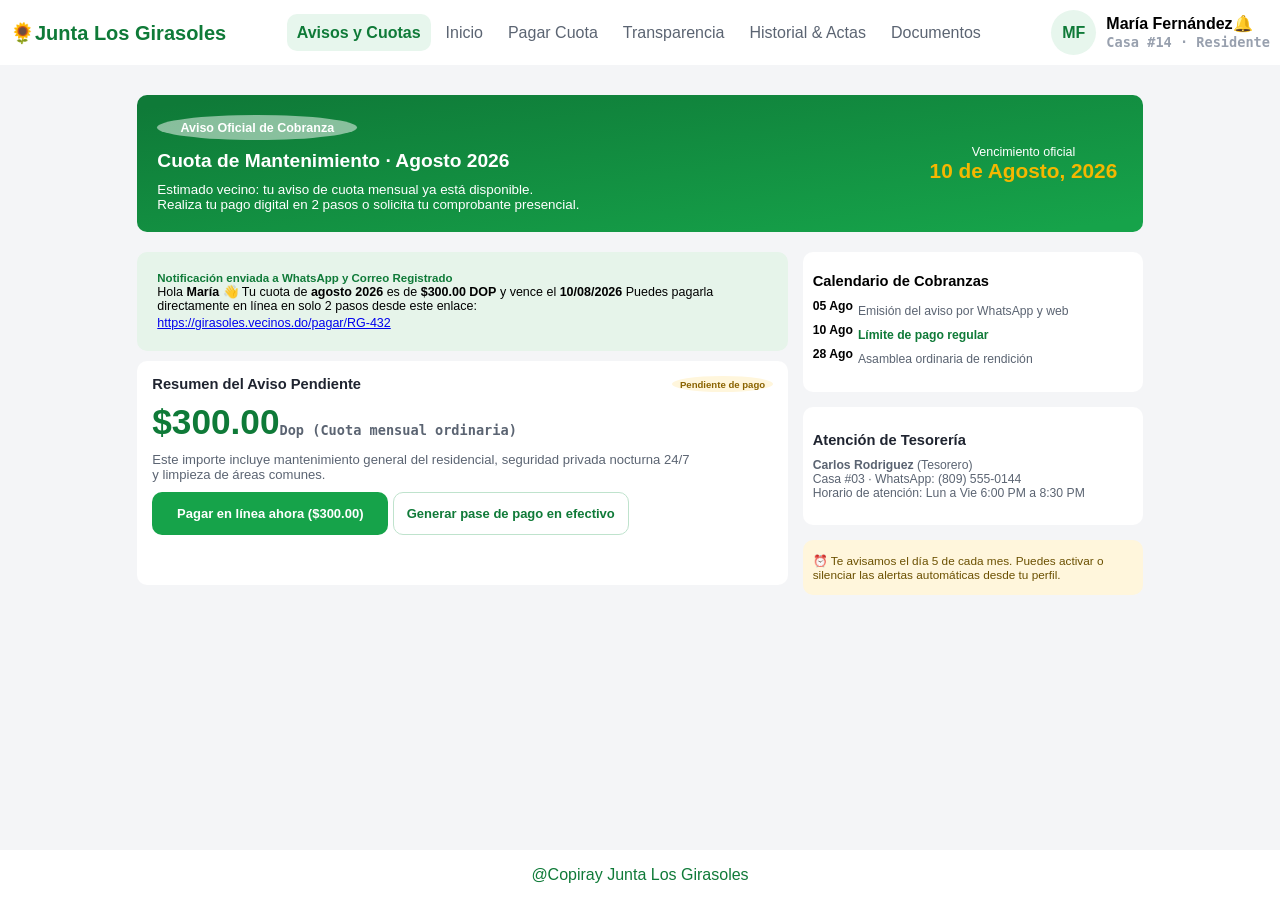
<file: view/index.html>
<!DOCTYPE html>
<html lang="en">
<head>
    <meta charset="UTF-8">
    <meta name="viewport" content="width=device-width, initial-scale=1.0">
    <meta name="description" content="Junta de vecinos los Girasoles.">
    <!--Funtes de letras para la pagina-->

    <link rel="preconnect" href="https://fonts.googleapis.com">
    <link rel="preconnect" href="https://fonts.gstatic.com" crossorigin>
    <link href="https://fonts.googleapis.com/css2?family=Roboto:ital,wght@0,100..900;1,100..900&display=swap" rel="stylesheet"> 

    <link rel="stylesheet" href="../public/css/styles.css">
    <link rel="stylesheet" href="../public/css/index.css">
    <title>Avisos y cuotas</title>
</head>
<body>
    <div class="pagina-contenedor">
        <!-- ===================================== NAVEGACIÓN =========================================-->
        <header>
            <nav>
                <a href="#"><span>🌻</span>Junta Los Girasoles</a>

                <ul>
                    <li><a href="index.html" class="activo">Avisos y Cuotas</a></li>
                    <li><a href="inicio.html">Inicio</a></li>
                    <li><a href="pagarcuota.html">Pagar Cuota</a></li>
                    <li><a href="transparencia.html">Transparencia</a></li>
                    <li><a href="historialdepagoyacta.html">Historial & Actas</a></li>
                    <li><a href="#">Documentos</a></li>
                </ul>

                <div class="info-usuario">
                    <div class="contet-avatar"><p>MF</p></div>
                    <p>María Fernández🔔 <br><samp>Casa #14 · Residente</samp></p>
                </div>
            </nav>
        </header>
        <!--===================================== FIN DE LA NAVEGACIÓN =================================-->

        <!-- =================================== MENÚ OFFCANVAS (móvil) ===============================-->
        <aside>
        <!-- <ul>
                    <li><a href="#">Avisos y Cuotas</a></li>
                    <li><a href="#">Inicio</a></li>
                    <li><a href="#">Pagar Cuota</a></li>
                    <li><a href="#">Transparencia</a></li>
                    <li><a href="#">Historial & Actas</a></li>
                    <li><a href="#">Documentos</a></li>
                </ul>
            -->
        </aside>
        <!-- =================================== FINAL MENÚ OFFCANVAS (móvil) ==========================-->

        <main>
            <!--==================================== Aviso oficial de cobranza =========================================-->
            <section class="aviso-oficial-combranza">
                <div class="info-cobranza">
                    <div class="titulo-cobranza"><p>Aviso Oficial de Cobranza</p></div>
                    <p class="infot-mes-years">Cuota de Mantenimiento · Agosto 2026</p>
                    <p class="descroption-cobranza">
                        Estimado vecino: tu aviso de cuota mensual ya está disponible. <br> 
                        Realiza tu pago digital en 2 pasos o solicita tu comprobante presencial.
                    </p>
                </div>
                <div class="div-padre-fecha-vencimiento">
                    <p class="titulo-vencimiento">Vencimiento oficial</p>
                    <p class="fecha-vencimento">10 de Agosto, 2026</p>
                </div>
            </section>
            <!--=======================================  SECCION DE NOTIFICACION ==============================================-->
            <section class="section-notification">
                <div>
                    <div class="notificacion">
                        <p class="titulo-notificacion">Notificación enviada a WhatsApp y Correo Registrado</p>
                        <p class="parrafo-notificacion">
                            Hola <b>María</b> 👋 Tu cuota de <b>agosto 2026</b> es de <b>$300.00 DOP</b> y vence el <b>10/08/2026</b>
                            Puedes pagarla directamente en línea en solo 2 pasos desde este enlace:
                        </p>
                        <a href="#" class="parrafo-notificacion">https://girasoles.vecinos.do/pagar/RG-432</a>
                    </div>
                    <div class="resuven_aviso">
                        <div class="padre-titulo-aviso">
                            <p class="titulo-aviso"><b>Resumen del Aviso Pendiente</b></p>
                            <div class="div-estado"> 
                                <p>Pendiente de pago</p>
                            </div>
                        </div>
                        <div class="padre-costo-mantenimiento">
                            <p class="Costo-mantenimiento">$300.00</p>
                            <samp>Dop (Cuota mensual ordinaria)</samp>
                        </div>
                        <p class="Informacion-aporte">
                            Este importe incluye mantenimiento general del residencial, 
                            seguridad privada nocturna 24/7 <br> y limpieza de áreas comunes.
                        </p>
                        <div class="div-padre-button">
                            <button class="button-pago-linea">Pagar en línea ahora ($300.00)</button>
                            <button class="button-pago-efectivo">Generar pase de pago en efectivo</button>
                        </div>
                    </div>
                </div>
                <div class="columna-2">
                    <div class="Calendario_cobro">
                        <p class="titulo-calendario-cobro">Calendario de Cobranzas</p>
                        <div class="div-fecha-emicion">
                            <p class="mes-emicion"><b>05 Ago</b></p>
                            <p class="emision-aviso"> Emisión del aviso por WhatsApp y web</p>
                        </div>
                        <div class="div-fecha-emicion">
                            <p class="mes-emicion"><b>10 Ago</b> </p>
                            <p class=" limite-pago">Límite de pago regular</p>
                        </div>
                        <div class="div-fecha-emicion">
                            <p class="mes-emicion"><b>28 Ago</b></p>
                            <p class="emision-aviso"> Asamblea ordinaria de rendición</p>
                        </div>
        
                    </div>
                    <div class="info_tesorero">
                        <p class="sub-titulo-tesorero">Atención de Tesorería</p>
                        <p class="info-tesorero">
                            <b>Carlos Rodriguez</b> (Tesorero)<br> Casa #03 · WhatsApp: (809) 555-0144 <br> Horario de atención: Lun a Vie 6:00 PM a 8:30 PM
                        </p>
                    </div>
                    <div class="info_aviso">
                        <p>
                            ⏰ Te avisamos el día 5 de cada mes. Puedes activar o
                            silenciar las alertas automáticas desde tu perfil.
                        </p>
                    </div>
                </div>
            </section>
        </main>
        <footer>@Copiray Junta Los Girasoles</footer>
    </div>

</body>
</html>
</file>
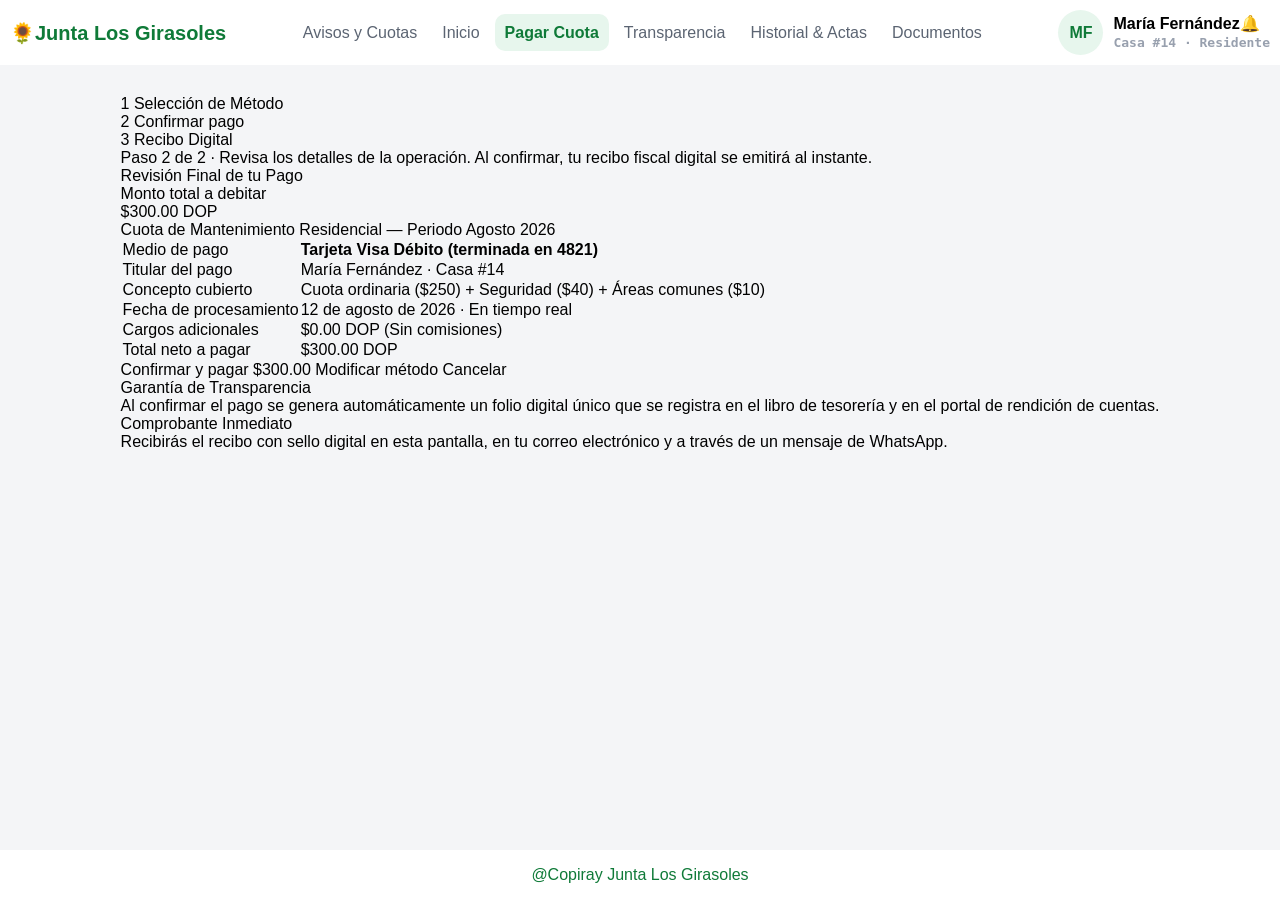
<file: view/confirmarpago.html>
<!DOCTYPE html>
<html lang="en">
<head>
    <meta charset="UTF-8">
    <meta name="viewport" content="width=device-width, initial-scale=1.0">
    <meta name="description" content="confirmar pagade servicios">
    <!--Funtes de letras para la pagina-->

    <link rel="preconnect" href="https://fonts.googleapis.com">
    <link rel="preconnect" href="https://fonts.gstatic.com" crossorigin>
    <link href="https://fonts.googleapis.com/css2?family=Roboto:ital,wght@0,100..900;1,100..900&display=swap" rel="stylesheet"> 

    <link rel="stylesheet" href="../public/css/styles.css">
    <title>Confirmar pago</title>
</head>
<body>
    <div class="pagina-contenedor">
        <!-- ===================================== NAVEGACIÓN =========================================-->
        <header>
            <nav>
                <a href="#"><span>🌻</span>Junta Los Girasoles</a>

                <ul>
                    <li><a href="index.html">Avisos y Cuotas</a></li>
                    <li><a href="inicio.html">Inicio</a></li>
                    <li><a href="pagarcuota.html" class="activo">Pagar Cuota</a></li>
                    <li><a href="transparencia.html">Transparencia</a></li>
                    <li><a href="historialdepagoyacta.html">Historial & Actas</a></li>
                    <li><a href="#">Documentos</a></li>
                </ul>

                <div class="info-usuario">
                    <div class="contet-avatar"><p>MF</p></div>
                    <p>María Fernández🔔 <br><samp>Casa #14 · Residente</samp></p>
                </div>
            </nav>
        </header>
        <!--===================================== FIN DE LA NAVEGACIÓN =================================-->

        <!--===================================== INICIO DEL MAIN =================================-->
        <main>
            <section>
                <div>
                    <p><span>1</span> Selección de Método</p>
                    <div></div>
                    <p><span>2</span> Confirmar pago</p>
                    <div></div>
                    <p><span>3</span> Recibo Digital</p>
                </div>
                <div>
                    <p>Paso 2 de 2 · Revisa los detalles de la operación. Al confirmar, tu recibo fiscal digital se emitirá al instante.</p>
                </div>
            </section>
            <section>
                <p>Revisión Final de tu Pago</p>
                <div>
                    <p>Monto total a debitar</p>
                    <p>$300.00 DOP</p>
                    <p>Cuota de Mantenimiento Residencial — Periodo Agosto 2026</p>
                </div>
                <table>
                    <thead>
                        <tr>
                            <td>Medio de pago</td>
                            <td><b>Tarjeta Visa Débito (terminada en 4821)</b></td>
                        </tr>
                    </thead>
                    <tbody>
                        <tr>
                            <td>Titular del pago</td>
                            <td>María Fernández · Casa #14</td>
                        </tr>
                        <tr>
                            <td>Concepto cubierto</td>
                            <td>Cuota ordinaria ($250) + Seguridad ($40) + Áreas comunes ($10)</td>
                        </tr>
                        <tr>
                            <td>Fecha de procesamiento</td>
                            <td>12 de agosto de 2026 · En tiempo real</td>
                        </tr>
                        <tr>
                            <td>Cargos adicionales</td>
                            <td>$0.00 DOP (Sin comisiones)</td>
                        </tr>
                    </tbody>
                    <tfoot>
                        <tr>
                            <td>Total neto a pagar</td>
                            <td>$300.00 DOP</td>
                        </tr>
                    </tfoot>
                </table>
                <div>
                    <botton>Confirmar y pagar $300.00</botton>
                    <botton>Modificar método</botton>
                    <botton>Cancelar</botton>
                </div>
            </section>
            <section>
            <p>Garantía de Transparencia</p>
            <p>
                Al confirmar el pago se genera automáticamente un 
                folio digital único que se registra en el libro de
                tesorería y en el portal de rendición de cuentas.
            </p>
            </section>
            <section>
                <p>Comprobante Inmediato</p>
                <p>
                    Recibirás el recibo con sello digital en esta pantalla, en
                    tu correo electrónico y a través de un mensaje de
                    WhatsApp.
                </p>
            </section>
        </main>
        <!--===================================== FIN DEL MAIN =================================-->
        <!--===================================== INICIO DEL FOOTER =================================-->
        <footer>@Copiray Junta Los Girasoles</footer>
        <!--===================================== FIN DEL FOOTER =================================-->
    </div>
</body>
</html>
</file>
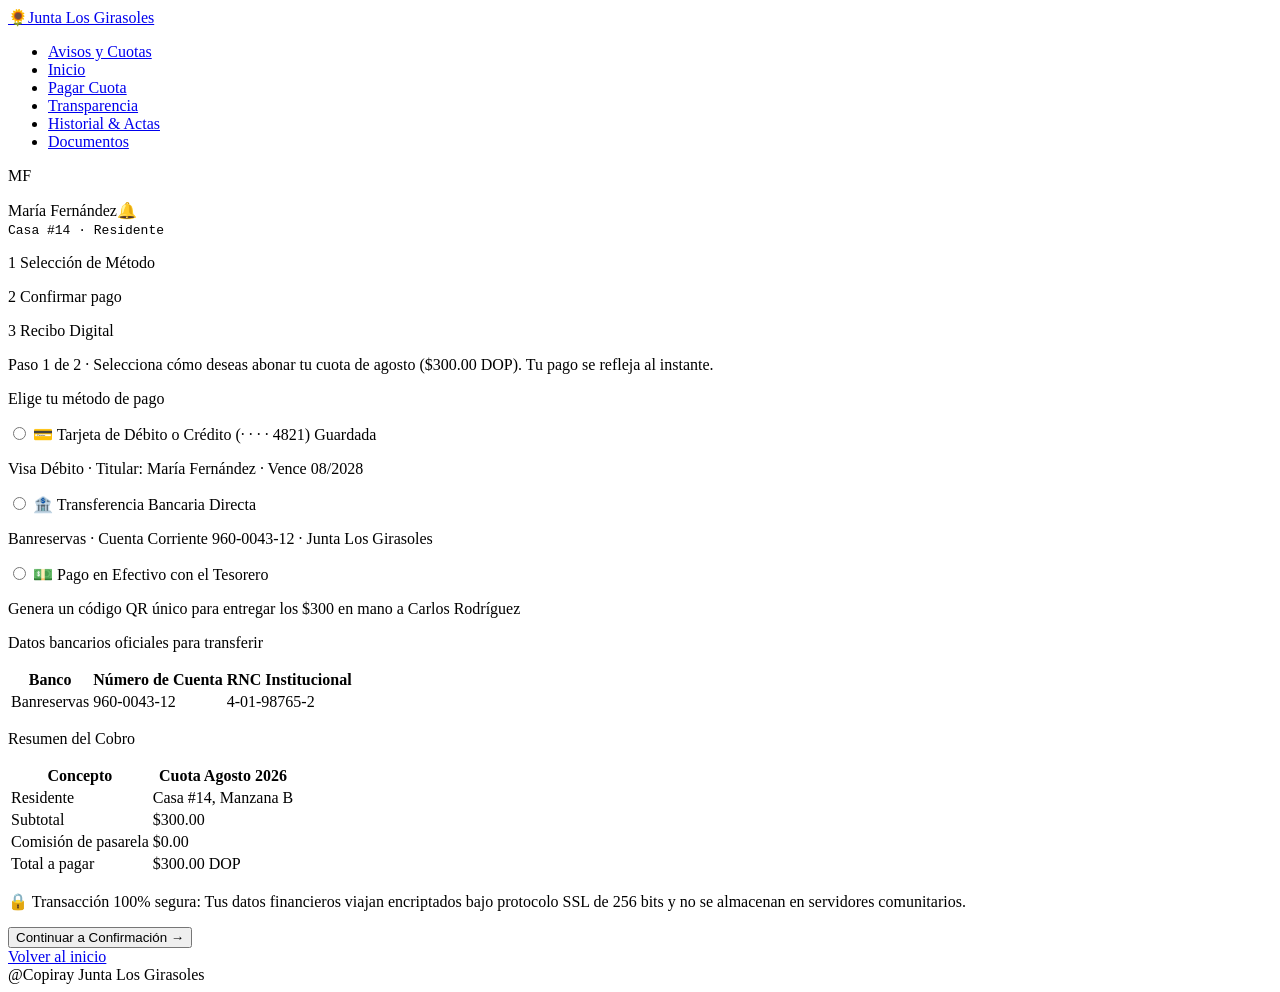
<file: view/Informacionpago.html>
<!DOCTYPE html>
<html lang="en">
<head>
    <meta charset="UTF-8">
    <meta name="viewport" content="width=device-width, initial-scale=1.0">
    <meta name="description" content="Informacion de pago junta de vecino nos Girasoles">
    <title>Informacion de pago</title>
</head>
<body>
    <!-- ===================================== NAVEGACIÓN =========================================-->
    <header>
        <nav>
            <a href="#"><span>🌻</span>Junta Los Girasoles</a>

            <ul>
                <li><a href="#">Avisos y Cuotas</a></li>
                <li><a href="#">Inicio</a></li>
                <li><a href="#">Pagar Cuota</a></li>
                <li><a href="#">Transparencia</a></li>
                <li><a href="#">Historial & Actas</a></li>
                <li><a href="#">Documentos</a></li>
            </ul>

            <div class="info-usuario">
                <div><p>MF</p></div>
                <p>María Fernández🔔 <br><samp>Casa #14 · Residente</samp></p>
            </div>
        </nav>
    </header>
    <!--===================================== FIN DE LA NAVEGACIÓN =================================-->

    <!--===================================== INICIO DEL MAIN =================================-->
    <main>
        <section>
            <div>
                <p><span>1</span> Selección de Método</p>
                <div></div>
                <p><span>2</span> Confirmar pago</p>
                <div></div>
                <p><span>3</span> Recibo Digital</p>
            </div>
            <div>
                <p>Paso 1 de 2 · Selecciona cómo deseas abonar tu cuota de agosto ($300.00 DOP). Tu pago se refleja al instante.</p>
            </div>
        </section>
        <section>
            <section>
                <p>Elige tu método de pago</p>
                <form action="">
                    <div>
                        <input type="radio" id="tarjeta_debito" name="tarjeta_debito">
                        <label for="tarjeta_debito" >💳 Tarjeta de Débito o Crédito (· · · · 4821) Guardada</label>
                        <p>Visa Débito · Titular: María Fernández · Vence 08/2028</p>
                    </div>
                    <div>
                        <input type="radio" id="tranferencia" name="tranferencia">
                        <label for="tranferencia">🏦 Transferencia Bancaria Directa</label>
                        <p>Banreservas · Cuenta Corriente 960-0043-12 · Junta Los Girasoles</p>
                    </div>
                    <div>
                        <input type="radio" id="efectivo" name="efectivo">
                        <label for="efectivo">💵 Pago en Efectivo con el Tesorero</label>
                        <p>Genera un código QR único para entregar los $300 en mano a Carlos Rodríguez</p>
                    </div>
                </form>
            </section>
            <section>
                <p>Datos bancarios oficiales para transferir</p>
                <table>
                    <thead>
                        <tr>
                            <th>Banco</th>
                            <th>Número de Cuenta</th>
                            <th>RNC Institucional</th>
                        </tr>
                    </thead>
                    <tbody>
                        <tr>
                            <td>Banreservas</td>
                            <td>960-0043-12</td>
                            <td>4-01-98765-2</td>
                        </tr>
                    </tbody>
                </table>
            </section>
            <section>
                <p>Resumen del Cobro</p>
                <table>
                    <thead>
                        <tr>
                            <th>Concepto</th>
                            <th>Cuota Agosto 2026</th>
                        </tr>
                    </thead>
                    <tbody>
                        <tr>
                            <td>Residente</td>
                            <td>Casa #14, Manzana B</td>
                        </tr>
                        <tr>
                            <td>Subtotal</td>
                            <td>$300.00</td>
                        </tr>
                        <tr>
                            <td>Comisión de pasarela</td>
                            <td>$0.00</td>
                        </tr>
                    </tbody>
                    <tfoot>
                        <tr>
                            <td>Total a pagar</td>
                            <td>$300.00 DOP</td>
                        </tr>
                    </tfoot>
                </table>
            </section>
            <section>
                <p>
                    🔒 Transacción 100% segura: Tus datos financieros viajan encriptados bajo protocolo SSL de 256 bits y no se
                    almacenan en servidores comunitarios.
                </p>
            </section>
            <button>Continuar a Confirmación →</button>
            <div><a href="#">Volver al inicio</a></div>
        </section>
    </main>
    <!--===================================== FIN DEL MAIN =================================-->

    <!--===================================== INICIO DEL FOOTER  =================================-->
    <footer>@Copiray Junta Los Girasoles</footer>
    <!--===================================== FIN DEL FOOTER =================================-->
</body>
</html>
</file>
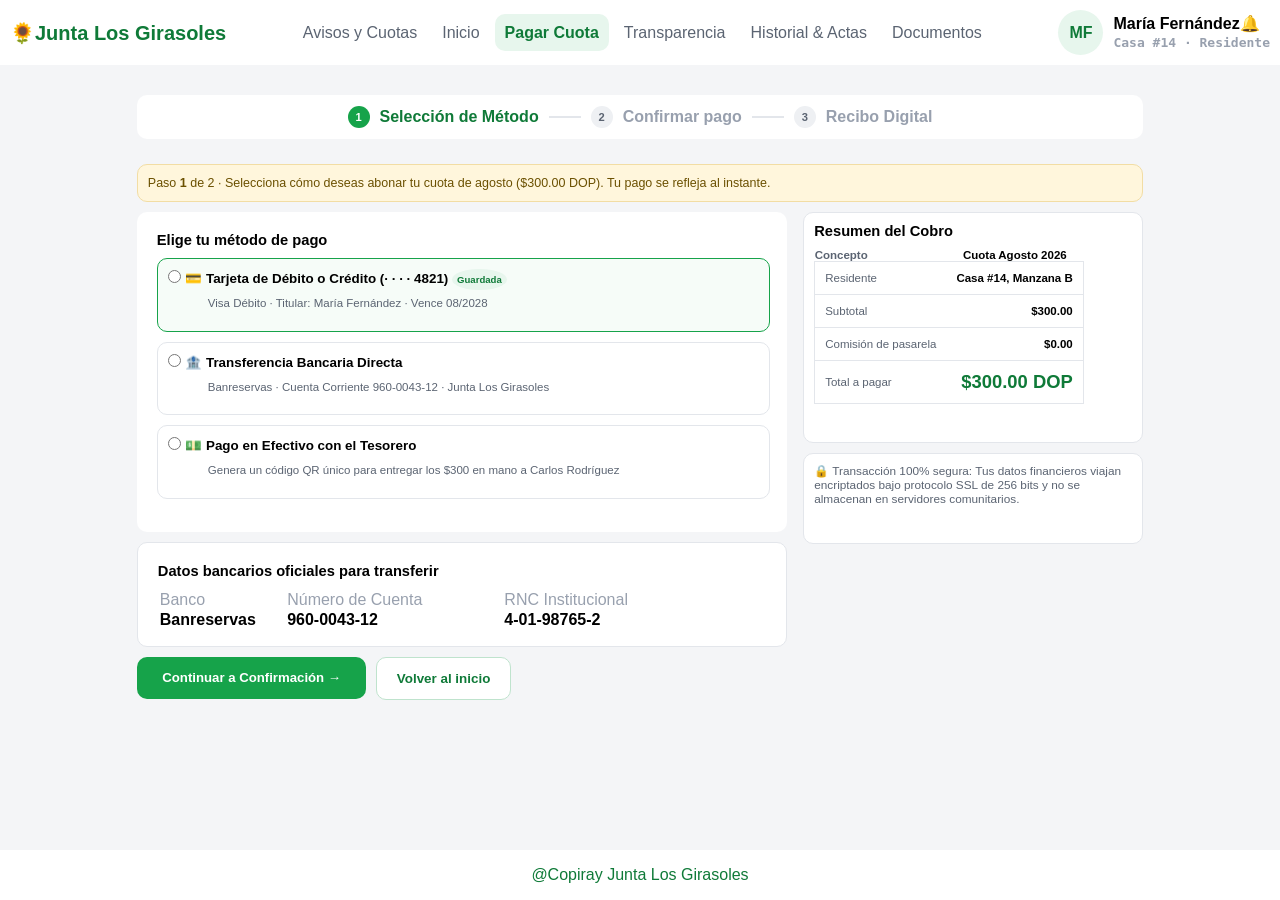
<file: view/pagarcuota.html>
<!DOCTYPE html>
<html lang="en">
<head>
    <meta charset="UTF-8">
    <meta name="viewport" content="width=device-width, initial-scale=1.0">
    <meta name="description" content="Informacion de pago junta de vecino nos Girasoles">
    <!--Funtes de letras para la pagina-->

    <link rel="preconnect" href="https://fonts.googleapis.com">
    <link rel="preconnect" href="https://fonts.gstatic.com" crossorigin>
    <link href="https://fonts.googleapis.com/css2?family=Roboto:ital,wght@0,100..900;1,100..900&display=swap" rel="stylesheet"> 

    <link rel="stylesheet" href="../public/css/styles.css">
    <link rel="stylesheet" href="../public/css/pagarcuota.css">
    <title>Pagar cuota</title>
</head>
<body>
    <div class="pagina-contenedor">
         <!-- ===================================== NAVEGACIÓN =========================================-->
        <header>
            <nav>
                <a href="#"><span>🌻</span>Junta Los Girasoles</a>

                <ul>
                    <li><a href="index.html">Avisos y Cuotas</a></li>
                    <li><a href="inicio.html">Inicio</a></li>
                    <li><a href="pagarcuota.html" class="activo">Pagar Cuota</a></li>
                    <li><a href="transparencia.html">Transparencia</a></li>
                    <li><a href="historialdepagoyacta.html">Historial & Actas</a></li>
                    <li><a href="#">Documentos</a></li>
                </ul>

                <div class="info-usuario">
                    <div class="contet-avatar"><p>MF</p></div>
                    <p>María Fernández🔔 <br><samp>Casa #14 · Residente</samp></p>
                </div>
            </nav>
        </header>
        <!--===================================== FIN DE LA NAVEGACIÓN =================================-->

        <!--===================================== INICIO DEL MAIN =================================-->
        <main>
            <section class="section-barra-progreso">
                <span class="span-paso-encurso">1</span>
                <p class="p-selecion-paso-encurso">Selección de Método</p>
                <div class="div-guiones"></div>
                <span class="span-paso">2</span> 
                <p class="p-selecion-paso-progreso">Confirmar pago</p>
                <div class="div-guiones"></div>
                <span class="span-paso">3</span> 
                <p class="p-selecion-paso-progreso">Recibo Digital</p>
            </section>
            <section class="info-pasos-pago">
                <p>Paso <b>1</b> de 2 · Selecciona cómo deseas abonar tu cuota de agosto ($300.00 DOP). Tu pago se refleja al instante.</p>
            </section>
            <section class="section-padre-metodo-de-pago">
                <div>
                    <section class="section-elige-meto-pago">
                        <p>Elige tu método de pago</p>
                        <form action="">
                            <div class="div-padre-input-form-activo">
                                <input type="radio" id="tarjeta_debito" name="tarjeta_debito">
                                <label for="tarjeta_debito" >💳 Tarjeta de Débito o Crédito (· · · · 4821) <span class="span-metodo-pago">Guardada</span></label>
                                <p>Visa Débito · Titular: María Fernández · Vence 08/2028</p>
                            </div>
                            <div class="div-padre-input-form">
                                <input type="radio" id="tranferencia" name="tranferencia">
                                <label for="tranferencia">🏦 Transferencia Bancaria Directa</label>
                                <p>Banreservas · Cuenta Corriente 960-0043-12 · Junta Los Girasoles</p>
                            </div>
                            <div class="div-padre-input-form">
                                <input type="radio" id="efectivo" name="efectivo">
                                <label for="efectivo">💵 Pago en Efectivo con el Tesorero</label>
                                <p>Genera un código QR único para entregar los $300 en mano a Carlos Rodríguez</p>
                            </div>
                        </form>
                    </section>
                    <section class="section-info-tranferencia">
                        <p>Datos bancarios oficiales para transferir</p>
                        <table>
                            <thead>
                                <tr>
                                    <th class="th-tabla-info-transferencia">Banco</th>
                                    <th class="th-tabla-info-transferencia">Número de Cuenta</th>
                                    <th class="th-tabla-info-transferencia">RNC Institucional</th>
                                </tr>
                            </thead>
                            <tbody>
                                <tr>
                                    <td class="td-th-tabla-info-transferencia">Banreservas</td>
                                    <td class="td-th-tabla-info-transferencia">960-0043-12</td>
                                    <td class="td-th-tabla-info-transferencia">4-01-98765-2</td>
                                </tr>
                            </tbody>
                        </table>
                    </section>
                    <section class="section-botones">
                        <button class="boton-confirmar-pago">Continuar a Confirmación →</button>
                        <div class="div-enlace-inicio"><a href="#">Volver al inicio</a></div>
                    </section>
                </div>

                <div>
                    <section class="section-resumen-codigo">
                        <p>Resumen del Cobro</p>
                        <table class="tabla-informacion-transferencia">
                            <thead class="thead-tabla-cobro">
                                <tr>
                                    <th class="th-tabla-resumen-cobro-concepto">Concepto</th>
                                    <th class="th-tabla-resumen-cobro-mes">Cuota Agosto 2026</th>
                                </tr>
                            </thead>
                            <tbody class="section-tbody-tabla-info-cobro">
                                <tr>
                                    <td class="td-tabla-resumen-cobro-concepto">Residente</td>
                                    <td class="td-tabla-resumen-cobro-mes">Casa #14, Manzana B</td>
                                </tr>
                                <tr>
                                    <td class="td-tabla-resumen-cobro-concepto">Subtotal</td>
                                    <td class="td-tabla-resumen-cobro-mes">$300.00</td>
                                </tr>
                                <tr>
                                    <td class="td-tabla-resumen-cobro-concepto">Comisión de pasarela</td>
                                    <td class="td-tabla-resumen-cobro-mes">$0.00</td>
                                </tr>
                            </tbody>
                            <tfoot class="section-tfoot-tabla-info-cobro ">
                                <tr>
                                    <td class="td-tabla-resumen-cobro-concepto">Total a pagar</td>
                                    <td class="total-apagar">$300.00 DOP</td>
                                </tr>
                            </tfoot>
                        </table>
                    </section>
                    <section class="section-info-adicional">
                        <p>
                            🔒 Transacción 100% segura: Tus datos financieros viajan encriptados bajo protocolo SSL de 256 bits y no se
                            almacenan en servidores comunitarios.
                        </p>
                    </section>
                </div>
                
               
            </section>
        </main>
        <!--===================================== FIN DEL MAIN =================================-->

        <!--===================================== INICIO DEL FOOTER  =================================-->
        <footer>@Copiray Junta Los Girasoles</footer>
        <!--===================================== FIN DEL FOOTER =================================-->
    </div>
   
</body>
</html>
</file>
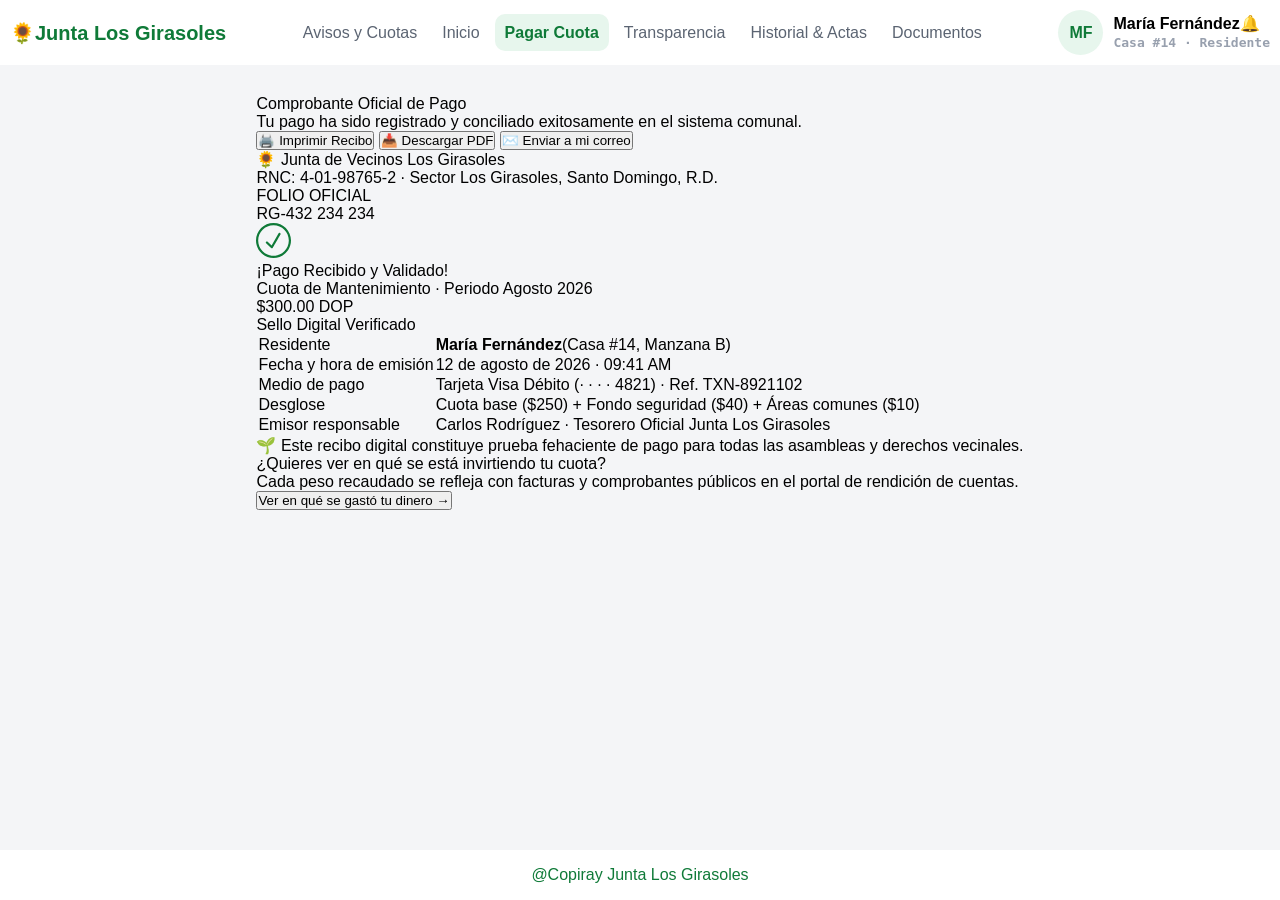
<file: view/recibodigital.html>
<!DOCTYPE html>
<html lang="en">
<head>
    <meta charset="UTF-8">
    <meta name="viewport" content="width=device-width, initial-scale=1.0">
    <meta name="description" content="Recibo digital, Junta de vecino">
    <!--Funtes de letras para la pagina-->

    <link rel="preconnect" href="https://fonts.googleapis.com">
    <link rel="preconnect" href="https://fonts.gstatic.com" crossorigin>
    <link href="https://fonts.googleapis.com/css2?family=Roboto:ital,wght@0,100..900;1,100..900&display=swap" rel="stylesheet"> 

    <link rel="stylesheet" href="../public/css/styles.css">
    <title>Recibo digital</title>
</head>
<body>
    <div class="pagina-contenedor">
        <!-- ===================================== NAVEGACIÓN =========================================-->
        <header>
            <nav>
                <a href="#"><span>🌻</span>Junta Los Girasoles</a>

                <ul>
                    <li><a href="index.html">Avisos y Cuotas</a></li>
                    <li><a href="inicio.html">Inicio</a></li>
                    <li><a href="pagarcuota.html" class="activo">Pagar Cuota</a></li>
                    <li><a href="transparencia.html">Transparencia</a></li>
                    <li><a href="historialdepagoyacta.html">Historial & Actas</a></li>
                    <li><a href="#">Documentos</a></li>
                </ul>

                <div class="info-usuario">
                    <div class="contet-avatar"><p>MF</p></div>
                    <p>María Fernández🔔 <br><samp>Casa #14 · Residente</samp></p>
                </div>
            </nav>
        </header>
        <!--===================================== FIN DE LA NAVEGACIÓN =================================-->

        <main>
            <section>
                <p>Comprobante Oficial de Pago</p>
                <p>Tu pago ha sido registrado y conciliado exitosamente en el sistema comunal.</p>
                <button>🖨️ Imprimir Recibo</button>
                <button>📥 Descargar PDF</button>
                <button>✉️ Enviar a mi correo</button>
            </section>
            <section>
                <div>
                    <div>
                    <p>🌻 Junta de Vecinos Los Girasoles</p>
                    <p>RNC: 4-01-98765-2 · Sector Los Girasoles, Santo Domingo, R.D.</p>
                    </div>
                    <div>
                        <p>FOLIO OFICIAL</p>
                        <p>RG-432 234 234</p>
                    </div>
                </div>
                <div>
                    <img src="../public/recursos/Icon/icon-icons.svg" alt="Icono chect" style="width: 35px;">
                    <p>¡Pago Recibido y Validado!</p>
                    <p>Cuota de Mantenimiento · Periodo Agosto 2026</p>
                    <p>$300.00 DOP</p>
                    <div>
                        <p>Sello Digital Verificado</p>
                    </div>
                </div>
                <table>
                    <tbody>
                        <tr>
                            <td>Residente</td>
                            <td><b>María Fernández</b>(Casa #14, Manzana B)</td>
                        </tr>
                        <tr>
                            <td>Fecha y hora de emisión</td>
                            <td>12 de agosto de 2026 · 09:41 AM</td>
                        </tr>
                        <tr>
                            <td>Medio de pago</td>
                            <td>Tarjeta Visa Débito (· · · · 4821) · Ref. TXN-8921102</td>
                        </tr>
                        <tr>
                            <td>Desglose</td>
                            <td>Cuota base ($250) + Fondo seguridad ($40) + Áreas comunes ($10)</td>
                        </tr>
                        <tr>
                            <td>Emisor responsable</td>
                            <td>Carlos Rodríguez · Tesorero Oficial Junta Los Girasoles</td>
                        </tr>
                    </tbody>
                </table>
                <div>
                    <p>🌱 Este recibo digital constituye prueba fehaciente de pago para todas las asambleas y derechos vecinales.</p>
                </div>
            </section>
            <section>
                <div>
                    <p>¿Quieres ver en qué se está invirtiendo tu cuota?</p>
                    <p>Cada peso recaudado se refleja con facturas y comprobantes públicos en el portal de rendición de cuentas.</p>
                </div>
                <button>Ver en qué se gastó tu dinero → </button>
            </section>
        </main>
        <footer>@Copiray Junta Los Girasoles</footer>
    </div>
  
</body>
</html>
</file>
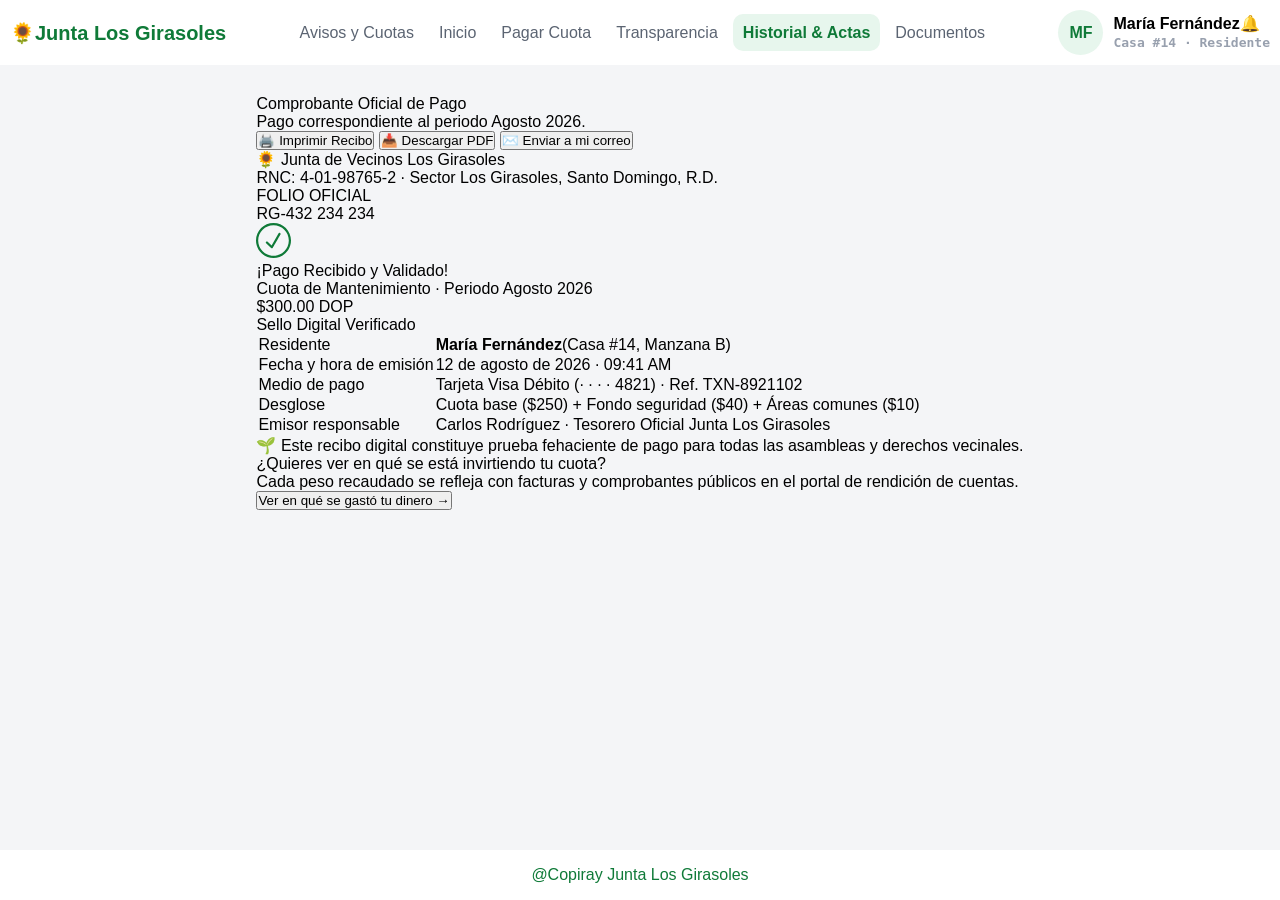
<file: view/recibodigitalhistorico.html>
<!DOCTYPE html>
<html lang="en">
<head>
    <meta charset="UTF-8">
    <meta name="viewport" content="width=device-width, initial-scale=1.0">
    <meta name="description" content="Historial de recibo, junta de vecino">
    <!--Funtes de letras para la pagina-->

    <link rel="preconnect" href="https://fonts.googleapis.com">
    <link rel="preconnect" href="https://fonts.gstatic.com" crossorigin>
    <link href="https://fonts.googleapis.com/css2?family=Roboto:ital,wght@0,100..900;1,100..900&display=swap" rel="stylesheet"> 

    <link rel="stylesheet" href="../public/css/styles.css">
    <title>Recibo digital Historico</title>
</head>
<body>
    <div class="pagina-contenedor">
        <!-- ===================================== NAVEGACIÓN =========================================-->
        <header>
            <nav>
                <a href="#"><span>🌻</span>Junta Los Girasoles</a>

                <ul>
                    <li><a href="index.html">Avisos y Cuotas</a></li>
                    <li><a href="inicio.html">Inicio</a></li>
                    <li><a href="pagarcuota.html">Pagar Cuota</a></li>
                    <li><a href="transparencia.html">Transparencia</a></li>
                    <li><a href="historialdepagoyacta.html" class="activo">Historial & Actas</a></li>
                    <li><a href="#">Documentos</a></li>
                </ul>

                <div class="info-usuario">
                    <div class="contet-avatar"><p>MF</p></div>
                    <p>María Fernández🔔 <br><samp>Casa #14 · Residente</samp></p>
                </div>
            </nav>
        </header>
        <!--===================================== FIN DE LA NAVEGACIÓN =================================-->
        <main>
            <section>
                <p>Comprobante Oficial de Pago</p>
                <p>Pago correspondiente al periodo Agosto 2026.</p>
                <button>🖨️ Imprimir Recibo</button>
                <button>📥 Descargar PDF</button>
                <button>✉️ Enviar a mi correo</button>
            </section>
            <section>
                <div>
                    <div>
                    <p>🌻 Junta de Vecinos Los Girasoles</p>
                    <p>RNC: 4-01-98765-2 · Sector Los Girasoles, Santo Domingo, R.D.</p>
                    </div>
                    <div>
                        <p>FOLIO OFICIAL</p>
                        <p>RG-432 234 234</p>
                    </div>
                </div>
                <div>
                    <img src="../public/recursos/Icon/icon-icons.svg" alt="Icono chect" style="width: 35px;">
                    <p>¡Pago Recibido y Validado!</p>
                    <p>Cuota de Mantenimiento · Periodo Agosto 2026</p>
                    <p>$300.00 DOP</p>
                    <div>
                        <p>Sello Digital Verificado</p>
                    </div>
                </div>
                <table>
                    <tbody>
                        <tr>
                            <td>Residente</td>
                            <td><b>María Fernández</b>(Casa #14, Manzana B)</td>
                        </tr>
                        <tr>
                            <td>Fecha y hora de emisión</td>
                            <td>12 de agosto de 2026 · 09:41 AM</td>
                        </tr>
                        <tr>
                            <td>Medio de pago</td>
                            <td>Tarjeta Visa Débito (· · · · 4821) · Ref. TXN-8921102</td>
                        </tr>
                        <tr>
                            <td>Desglose</td>
                            <td>Cuota base ($250) + Fondo seguridad ($40) + Áreas comunes ($10)</td>
                        </tr>
                        <tr>
                            <td>Emisor responsable</td>
                            <td>Carlos Rodríguez · Tesorero Oficial Junta Los Girasoles</td>
                        </tr>
                    </tbody>
                </table>
                <div>
                    <p>🌱 Este recibo digital constituye prueba fehaciente de pago para todas las asambleas y derechos vecinales.</p>
                </div>
            </section>
            <section>
                <div>
                    <p>¿Quieres ver en qué se está invirtiendo tu cuota?</p>
                    <p>Cada peso recaudado se refleja con facturas y comprobantes públicos en el portal de rendición de cuentas.</p>
                </div>
                <button>Ver en qué se gastó tu dinero → </button>
            </section>
        </main>

        <!-- ===================================== INICIO DEL FOOTER =========================================-->
        <footer>@Copiray Junta Los Girasoles</footer>
        <!-- ===================================== FIN DEL FOOTER =========================================-->
    </div>
    
</body>
</html>
</file>
<file: public/css/styles.css>
/* ============================================================
   Junta de vecino  · styles.css
   Módulo CSS · INFOTEP · Autor: (Oliver Drullard) · Sprint 1
   Guía de estilo: Figma → Junta de vecino / Style guide
   
   ============================================================ */

/*Estilos generales para manejar los margenes, los padding y el
  box-sizing de todos los elementos */
*{
    margin:0; 
    padding:0;
    box-sizing: border-box; 
}

body{
    
    font-family:  sans-serif;
    background-color: #F4F5F7;
    height: 100%;

}
/*Contenido de la pagina completa*/
.pagina-contenedor{
  display: flex;
  flex-direction: column;
  min-height: 100vh; /* Altura mínima del 100% de la pantalla */
}



/*Estilos generales  para el main de la pagina*/
main{
    width: fit-content;
    margin: 30px auto;
    flex: 1;
    
}
/*Estilos de para el navar de la pagina*/
header{
    width: 100%;
    background-color: #ffffff;
    padding: 10px 10px; 
    
}

nav{
    display: flex;
    align-items: center;
    justify-content: space-between;
}
/* Estilo para el titulo de la pagina*/
nav > a{
    font-size: 20px;
    font-weight: bold;
    text-decoration: none;
    color: #0F7A38;
    
}
/* Estilo para la lista de navegcion*/
nav ul{
    display: flex;
    list-style: none;
    gap: 5px;
    
}
/*Estilos para los enlaces de navegacion*/
nav ul li > a{
    text-decoration: none;
    color: #5B6472;
    padding: 10px;
    border-radius: 10px;
    
}
/*Estilos para la informacion del usuario*/
.info-usuario{
    display: flex;
    align-items: center;
    gap: 10px;
}
/*Estilos para el nombre de usuaior*/
.info-usuario > p{
    font-weight:bold;
}
/*Estilos para la direccion del usuario*/
.info-usuario p > samp{
    color: #98A0AE;
}
/*Estilos para el contenedor el avatar*/
.contet-avatar{
    display: flex;
    align-items: center;
    justify-content: center;
    width: 45px;
    height: 45px;
    border-radius: 25px;
    background-color: #E7F6ED;
}
/*Estilos para la abreviatura del nombre que figura como avatar*/
.contet-avatar > p{
    color: #0F7A38;
    font-weight: bold;

}
nav ul li>a:hover{
    background-color: #E7F6ED;
    color: #0F7A38;
    

}
nav ul li > a.activo{
    background-color: #E7F6ED;
    color: #0F7A38;
    font-weight: bold;
}
footer{
    
}

footer{
    display: flex;
    align-items: center;
    justify-content: center;
    width: 100%;
    height: 50px;
    color: #0F7A38;
    background-color: #ffffff;
}
/*estilos css*/

/*{
  margin:0px;
}
body{
  background-color: #F4F5F7;
  color: #1F2430;
  font-family: 'Inter', Arial, sans-serif;
}

#cabecera{
  background-color: #FFFFFF;
}
#aviso{
  background-color: #0F7A38;
  color: #FFFFFF;
}
.panel{
  background-color: #FFFFFF;
}
#comprobante{
  background-color: #FFFFFF;
}

#menu ul{
  list-style:none;
  padding:0;
  margin:0;
}
#menu li{
  display: inline;
}
#menu a{
  display:inline-block;
  color:#5B6472;
  text-decoration:none;
  padding:  6px 10px;
}
p{
  color:#5B6472;
}
.importe,.canal,.limite,.emisor,.validado,.total{
  color:#0F7A38;
}
#aviso p{
  color: #FFFFFF;
}
.vence strong{
  color: #F5B700;
}



#menu a.activo {
    background-color: #E7F6ED;
    color: #0F7A38;
}

.boton {
    background-color: #16A34A;
    color: #FFFFFF;
    text-decoration: none;
}
.boton.secundario {
    background-color: #FFFFFF !important;
    color: #0F7A38 !important;
}

.boton.amarillo {
    background-color: #F5B700 !important;
    color: #4A3600 !important;
}

#logo{
    color: #0F7A38 !important;
    text-decoration: none !important;
}

.avatar{
  background-color: #E7F6ED !important;
  color: #0F7A38 !important;
}
#aviso {
    background-color: #0F7A38;
    background-image: url("img/franja-verde.svg");
    background-repeat: no-repeat;
    background-position: center;
    background-size: cover;
}
#logo,.emisor {
    background-image: url("img/girasol.svg");
    background-repeat: no-repeat;
    background-position: left center;
    padding-left: 26px;
}

.panel {
    border: 1px solid #E9ECF0;
}

#comprobante {
    border: 1px solid #E3E6EB;
}

.boton.secundario {
    border: 1px solid #CFEAD9;
}

.recordatorio {
    background-color: #FFF6DC;
    border: 1px solid #F8E9C0;
    color: #8A6300;
}

#transparencia {
    background-color: #E7F6ED;
    border: 1px solid #C5E5D2;
}

#transparencia h3 {
    color: #0F7A38;
}

#aviso {
    background: #0F7A38 url("img/franja-verde.svg") no-repeat center / cover;
}

.pendiente {
    background-color: #FFF6DC;
    color: #8A6300;
}

.pagado {
    background-color: #E7F6ED;
    color: #0F7A38;
}

.abono {
    background-color: #FCE7E1;
    color: #A83A18;
}

.notificacion {
    background-color: #E6F4EA;
}

.constancia {
    background-color: #F6FAF7;
    border: 1px solid #CFEAD9;
    color: #0F7A38;
}

#logo,.emisor {
    background-image: url("img/girasol.svg");
    background-repeat: no-repeat;
    background-position: left center;
    padding-left: 26px;
}

header {
    padding: 10px 22px;
    
}

#logo {
    float: left;
    margin-right: 28px;
}

#menu {
    display: inline;
}

#usuario {
    float:right;
    margin-right: -22px
}

#portal{
  padding: 25px;
}

#aviso{
  padding: 23px 24px;
}
.panel {
    padding: 18px;
}

#transparencia {
    padding: 20px;
}

.principal {
    float: left;
    width: 650px;
}

.lateral {
    float: right;
    width: 340px;
}

.laterl{
    background-position: bottom;
}*/
</file>
<file: public/css/index.css>
/* ============================================================
   Junta de vecino  · styles.css
   Módulo CSS · INFOTEP · Autor: (Oliver Drullard) · Sprint 1
   Guía de estilo: Figma → Junta de vecino / Style guide
   
   ============================================================ */

.aviso-oficial-combranza{
    display: flex;
    padding: 20px;
    background: linear-gradient(to bottom right,#0F7A38 5%, #16A34A 95%);
    border-radius: 10px;
    color: #ffffff;
}

.titulo-cobranza{
    display: flex;
    align-items: center;
    justify-content: center;
    width: 200px;
    height: 25px;
    font-size: 12.5px;
    font-weight: bold;
    margin-bottom: 10px;
    border-radius: 50%;
    background-color: rgba(255, 255, 255, 0.5);
}
.info-cobranza{
    width: 80%;
    
    
}
.infot-mes-years{
    font-size: 19.2px;
    font-weight: bold;
    margin-bottom: 10px;
}

.descroption-cobranza{
    font-size: 13.4px;
}

.div-padre-fecha-vencimiento{
    display: flex;
    flex-direction: column;
    align-items: center;
    justify-content: center;
    width: 200px;
    
}

.titulo-vencimiento{
    font-size: 12.5px;
}

.fecha-vencimento{
    font-size: 20.8px;
    color:#F5B700;
    font-weight: bold;
}

.section-notification{
    margin-top: 20px;
}

.notificacion{
    width: 650.4px;
    padding: 20px;
    background-color: #E6F4EA;
    border-radius: 10px;
}

.titulo-notificacion{
    font-size: 11.5px;
    font-weight: bold;
    color: #0F7A38;
}
.parrafo-notificacion{
    font-size: 12.5px;

}

.resuven_aviso{
    width: 650.4px;
    height: 223.6px;
    margin-top: 10px;
    border-radius: 10px;
    background-color: #ffffff;
    padding:15px;
}
.padre-titulo-aviso{
    display: flex;
    justify-content: space-between;
    margin-bottom: 10px;
    
}
.titulo-aviso{
    font-size: 14.7px;
    font-weight: bold;
    color: #1F2430;
    
}

.div-estado{
    display: flex;
    justify-content: center;
    align-items: center;
    width: 100.3px;
    border-radius: 50%;
    font-size: 9.6px;
    font-weight: bold;
    color: #8A6300;
    background-color: #FFF6DC;
}

.Costo-mantenimiento{
    font-size: 35.2px;
    font-weight: bold;
    color:#0F7A38;
}

.padre-costo-mantenimiento{
    display: flex;
    margin-bottom: 10px;
}

samp{
    margin-top: 20px;
    font-size: 13.6px;
    font-weight: bold;
    color:#5B6472;

}
.Informacion-aporte{
    font-size: 13.1px;
    color: #5B6472;
    margin-bottom: 10px;
}

.section-notification{
    display: flex;
    
}
.columna-2{
    margin-left: 15px;
}
.Calendario_cobro{
    display: flex;
    flex-direction: column;
    justify-content: center;
    width: 340px;
    height: 140px;
    padding-left:10px;
    background-color: #ffffff;
    border-radius: 10px;
}

.titulo-calendario-cobro{
    font-size: 14.7px;
    font-weight:bold;
    margin-bottom: 10px;
}

.div-fecha-emicion{
    display: flex;
    margin-bottom: 5px;
}

.mes-emicion{
    font-size: 12.2px;
    font-weight: bold;
}
.emision-aviso{
    font-size: 12.2px;
    color: #5B6472;
    margin-top: 5px;
    margin-left: 5px;
}

.limite-pago{
    font-size: 12.2px;
    font-weight:bold;
    margin-top: 5px;
    margin-left: 5px;
    color: #0F7A38;
}

/*Informacion del tesorero*/

.info_tesorero{
    display: flex;
    flex-direction: column;
    justify-content: center;
    width: 340px;
    height: 118px;
    margin-top: 15px;
    padding:10px;
    border-radius: 10px;
    background-color: #ffffff;
}

.sub-titulo-tesorero{
    font-size: 14.7px;
    font-weight: bold;
    color: #1F2430;
    margin-bottom: 10px;
}

.info-tesorero{
    font-size: 12.2px;
    color: #5B6472;
}

.info_aviso{
    display: flex;
    justify-content: center;
    align-items: center;
    width: 340px;
    height: 55.1px;
    font-size: 11.8px;
    color: #6B5000;
    margin-top: 15px;
    padding: 10px;
    background-color: #FFF6DC;
    border: 1pex solid #F2DDA4;
    border-radius: 10px;
}

.div-padre-button{
    margin-top: 10px;
}

.button-pago-linea{
    width: 236px;
    height: 43px;
    font-size: 13px;
    font-weight: bold;
    border: none;
    border-radius: 10px;
    color: #ffffff;
    background-color: #16A34A;
}

.button-pago-efectivo{
    width: 236px;
    height: 43px;
    font-size: 13px;
    font-weight: bold;
    border: 0.8px solid #BFE3CD;
    border-radius: 10px;
    color: #0F7A38;
    background-color: #ffffff;
}
</file>
<file: public/css/pagarcuota.css>
/* ============================================================
   Junta de vecino  · styles.css
   Autor: (Oliver Drullard)   
   Guía de estilo: Figma → Junta de vecino / Style guide
   
   ============================================================ */

/* =================== Estilos para la section principal =========================*/
.section-padre-metodo-de-pago{
    display: flex;
    gap: 16px;
}

/* =================== Estilos para la barra de progreso =========================*/

.section-barra-progreso{
    display: flex;
    align-items: center;
    justify-content: center;
    width: 100%;
    height: 43.6px;
   
    background-color: #ffffff;
    border-radius: 10px; 
}

.div-guiones{
    margin: 10px;
    width: 32px;
    height: 2px;
    background-color: #E3E6EB;
}

.span-paso-encurso{
    display: flex;
    align-items: center;
    justify-content: center;
    width: 22px;
    height: 22px;
    font-size: 11.2px;
    font-weight: bold;
    color: #ffffff;
    margin-right: 10px;
    background-color: #16A34A;
    border-radius: 50%;
}

.span-paso{
    display: flex;
    align-items: center;
    justify-content: center;
    width: 22px;
    height: 22px;
    font-size: 11.2px;
    font-weight: bold;
    color: #5B6472;
    margin-right: 10px;
    background-color: #EEF0F3;
    border-radius: 50%;
}

.p-selecion-paso-encurso{
    
    font-weight: bold;
    color: #0F7A38;
}
.p-selecion-paso-progreso{
    font-weight: bold;
    color: #98A0AE;
}

/* =================== Estilos para la seccion de informacion de pasos  =========================*/

.info-pasos-pago{
    display: flex;
    align-items: center;
    width: 100%;
    height: 38.3px;
    font-size: 12.5px;
    color: #6B5000;
    margin-top: 25px;
    padding: 10px;
    border: 1px solid #F2DDA4;
    border-radius: 10px;
    background-color: #FFF6DC;
}

/* =================== Estilos para el formulario de elige tu metodo de pago  =========================*/

.section-elige-meto-pago{
    width: 650.4px;
    height: 320.6px;
    margin-top: 10px;
    padding: 20px;
    border-radius: 10px;
    background-color: #ffffff;
}

.section-elige-meto-pago > p{
    margin-bottom: 10px;
    font-size: 14.7px;
    font-weight: bold;

}

.div-padre-input-form-activo{
    width: 612.8px;
    height: 73.8px;
    padding: 10px;
    border: 1px solid #16A34A;
    border-radius: 10px;
    background-color: #F6FCF8;
}

.div-padre-input-form{
    width: 612.8px;
    height: 73.8px;
    margin-top: 10px;
    padding: 10px;
    border: 1px solid #E3E6EB;
    border-radius: 10px;
    background-color: #ffffff;
}

.div-padre-input-form-activo > label{
    font-size: 13.4px;
    font-weight: bold;
}

.div-padre-input-form > label{
    font-size: 13.4px;
    font-weight: bold;
}

.span-metodo-pago{
    font-size: 9.6px;
    font-weight: bold;
    color: #0F7A38;
    background-color: #E7F6ED;
    padding: 5px;
    border-radius: 50%;
}

.div-padre-input-form-activo > p{
    font-size: 11.5px;
    color: #5B6472;
    margin-left: 40px;
    margin-top: 10px;
}

.div-padre-input-form > p{
    font-size: 11.5px;
    color: #5B6472;
    margin-left: 40px;
    margin-top: 10px;
}

/* =================== Estilos para la informacion de la cuenta para pagar con transferencia  =========================*/

.section-info-tranferencia{
    width: 650.4px;
    height: 104.2px;
    margin-top: 10px;
    padding: 20px;
    border-radius: 10px;
    border: 1px solid #E3E6EB;
    background-color: #ffffff;
}

.section-info-tranferencia > p{
    font-size:14.7px;
    font-weight: bold;
    margin-bottom: 10px;

}

.th-tabla-info-transferencia{
    text-align: left;
    color: #98A0AE;
    padding-right: 80px;
    font-weight: lighter;


}

.td-th-tabla-info-transferencia{
    font-weight: bold;
}

/* =================== Estilos para los botones de confirmar pago y volver al inicio  =========================*/

.section-botones{
    display: flex;
    margin-top: 10px;
}
.boton-confirmar-pago{
    width: 229.7px;
    height: 42.2px;
    font-size: 13.2px;
    font-weight: bold;
    color: #ffffff;
    border: none;
    border-radius: 10px;
    background-color: #16A34A;
}

.div-enlace-inicio{
    display: flex;
    align-items: center;
    justify-content: center;
    width: 134.2px;
    height: 43.8px;
    margin-left: 10px;
    border: 1px solid #BFE3CD;
    border-radius: 10px;
    background-color: #ffffff;
}

.div-enlace-inicio > a{
    font-size: 13.4px;
    font-weight: bold;
    text-decoration: none;
    color: #0F7A38;
}

/* =================== Estilos para la section de resumen del cobro  =========================*/
.section-resumen-codigo{
    width: 340px;
    height: 231.6px;
    margin-top: 10px;
    padding: 10px;
    border: 1px solid #E3E6EB;
    border-radius: 10px;
    background-color: #ffffff;
}

/* =================== Estilos para la tabla de resumen del cobro  =========================*/

.section-resumen-codigo > p{
    font-size: 14.7px;
    font-weight: bold;
}

.tabla-informacion-transferencia{
    margin-top: 10px;
    border-collapse: collapse;
}
.th-tabla-resumen-cobro-concepto{
    font-size: 11.5px;
    text-align: left;
    color: #5B6472;
}

.td-tabla-resumen-cobro-concepto{
    font-size: 11.5px;
    text-align: left;
    padding: 10px;
    color: #5B6472;
}

.th-tabla-resumen-cobro-mes{
    font-size: 11.5px;
    font-weight: bold;
}
.td-tabla-resumen-cobro-mes{
    font-size: 11.5px;
    font-weight: bold;
    padding: 10px;
    text-align: right;
}

.section-tbody-tabla-info-cobro tr, .section-tfoot-tabla-info-cobro tr {
    border: 1px solid #E3E6EB;
}

.section-tfoot-tabla-info-cobro tr {
    padding: 10px;
}

.total-apagar{
    font-size: 18.4px;
    font-weight: bold;
    text-align: right;
    padding: 10px;
    color: #0F7A38;
}

/* =================== Estilos para informacion adicional  =========================*/
.section-info-adicional{
    width: 340px;
    height: 90.8px;
    margin-top: 10px;
    padding: 10px;
    border: 1px solid #E3E6EB;
    border-radius: 10px;
    background-color: #ffffff;

    font-size: 11.8px;
    
    color: #5B6472;
}
</file>
